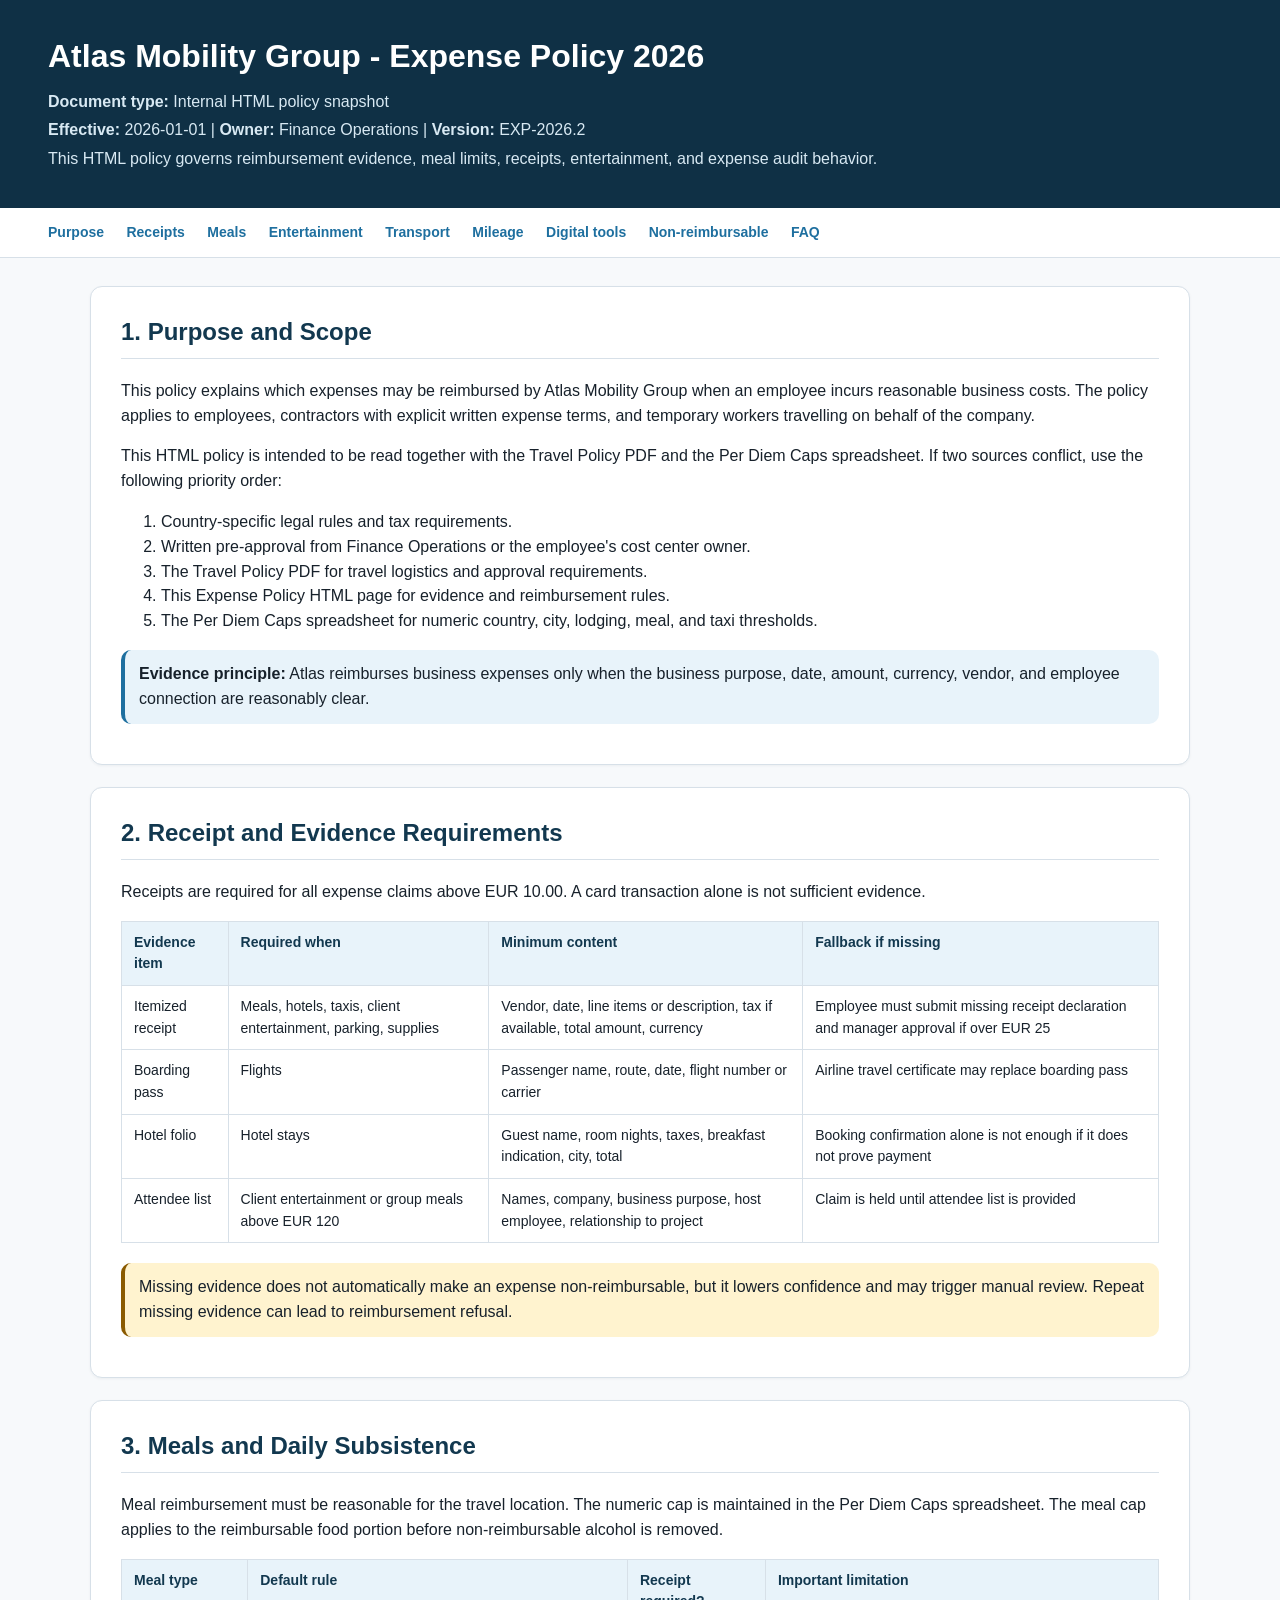
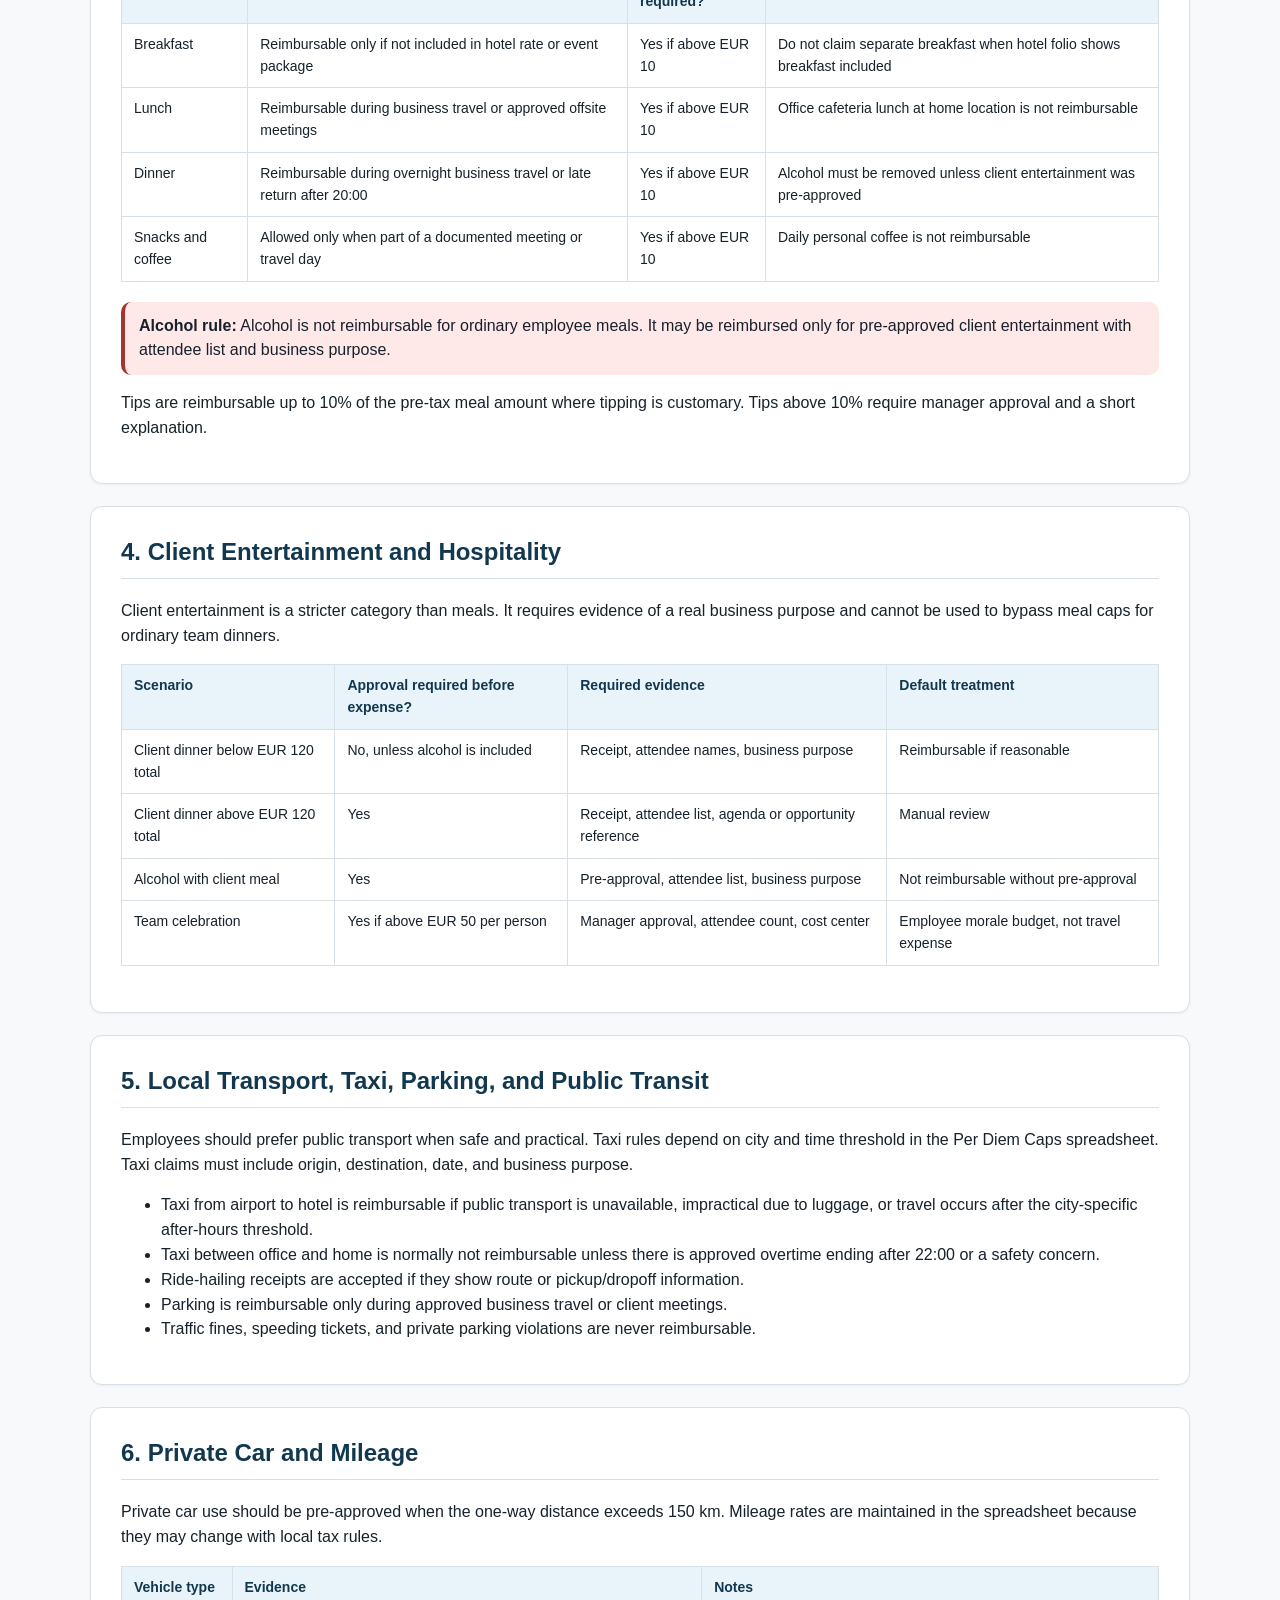
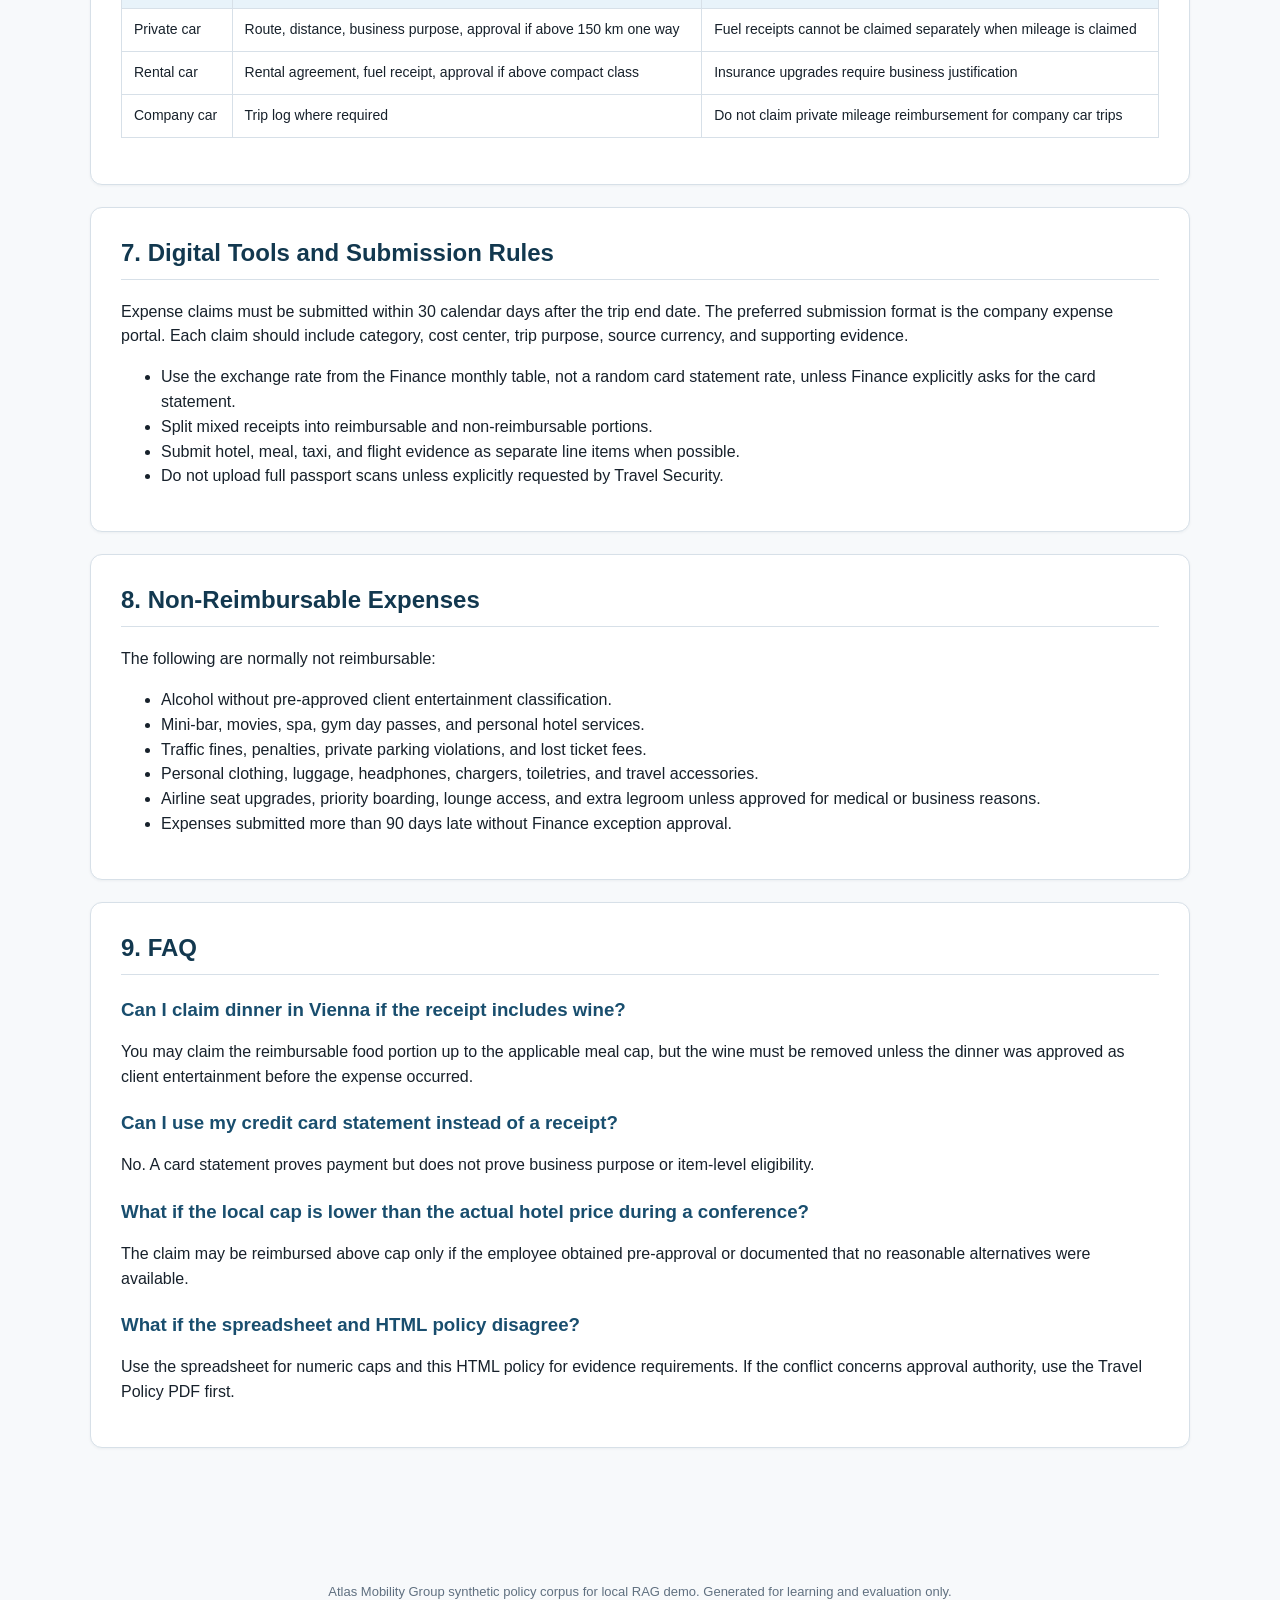
<file: data/raw/expense_policy.html>
<!doctype html>
<html lang="en">
<head>
  <meta charset="utf-8">
  <title>Atlas Mobility Group - Expense Policy 2026</title>
  <meta name="viewport" content="width=device-width, initial-scale=1">
  <style>
    :root {
      --bg: #f7f9fb;
      --card: #ffffff;
      --ink: #17212b;
      --muted: #607080;
      --line: #d7e0e8;
      --accent: #1e6f9f;
      --accent-soft: #e8f3fa;
      --warn: #8a5a00;
      --warn-soft: #fff3cf;
      --bad: #a63232;
      --bad-soft: #ffe8e8;
      --good: #236f42;
      --good-soft: #e7f5ec;
    }
    body {
      margin: 0;
      font-family: Arial, Helvetica, sans-serif;
      background: var(--bg);
      color: var(--ink);
      line-height: 1.55;
    }
    header {
      background: #0f3045;
      color: white;
      padding: 32px 48px;
    }
    header h1 { margin: 0 0 8px 0; font-size: 32px; }
    header p { margin: 4px 0; color: #d8e9f3; }
    nav {
      background: white;
      border-bottom: 1px solid var(--line);
      padding: 12px 48px;
      position: sticky;
      top: 0;
      z-index: 10;
    }
    nav a {
      margin-right: 18px;
      color: var(--accent);
      text-decoration: none;
      font-weight: 600;
      font-size: 14px;
    }
    main {
      max-width: 1100px;
      margin: 28px auto;
      padding: 0 24px 60px;
    }
    section {
      background: var(--card);
      border: 1px solid var(--line);
      border-radius: 12px;
      padding: 26px 30px;
      margin-bottom: 22px;
      box-shadow: 0 1px 3px rgba(20, 40, 60, 0.05);
    }
    h2 {
      margin-top: 0;
      color: #12384f;
      border-bottom: 1px solid var(--line);
      padding-bottom: 8px;
    }
    h3 { color: #194e6e; margin-bottom: 4px; }
    table {
      border-collapse: collapse;
      width: 100%;
      margin: 14px 0 20px;
      font-size: 14px;
    }
    th, td {
      border: 1px solid var(--line);
      padding: 10px 12px;
      vertical-align: top;
    }
    th {
      background: var(--accent-soft);
      text-align: left;
      color: #12384f;
    }
    .note, .warning, .deny, .ok {
      padding: 12px 14px;
      border-radius: 10px;
      margin: 14px 0;
    }
    .note { background: var(--accent-soft); border-left: 4px solid var(--accent); }
    .warning { background: var(--warn-soft); border-left: 4px solid var(--warn); }
    .deny { background: var(--bad-soft); border-left: 4px solid var(--bad); }
    .ok { background: var(--good-soft); border-left: 4px solid var(--good); }
    code {
      background: #edf2f7;
      padding: 2px 5px;
      border-radius: 5px;
    }
    footer {
      color: var(--muted);
      font-size: 13px;
      text-align: center;
      padding: 24px;
    }
  </style>
</head>
<body>
<header>
  <h1>Atlas Mobility Group - Expense Policy 2026</h1>
  <p><strong>Document type:</strong> Internal HTML policy snapshot</p>
  <p><strong>Effective:</strong> 2026-01-01 | <strong>Owner:</strong> Finance Operations | <strong>Version:</strong> EXP-2026.2</p>
  <p>This HTML policy governs reimbursement evidence, meal limits, receipts, entertainment, and expense audit behavior.</p>
</header>

<nav>
  <a href="#purpose">Purpose</a>
  <a href="#receipts">Receipts</a>
  <a href="#meals">Meals</a>
  <a href="#entertainment">Entertainment</a>
  <a href="#transport">Transport</a>
  <a href="#mileage">Mileage</a>
  <a href="#digital">Digital tools</a>
  <a href="#nonreimbursable">Non-reimbursable</a>
  <a href="#faq">FAQ</a>
</nav>

<main>
<section id="purpose">
  <h2>1. Purpose and Scope</h2>
  <p>
    This policy explains which expenses may be reimbursed by Atlas Mobility Group when an employee incurs
    reasonable business costs. The policy applies to employees, contractors with explicit written expense terms,
    and temporary workers travelling on behalf of the company.
  </p>
  <p>
    This HTML policy is intended to be read together with the Travel Policy PDF and the Per Diem Caps spreadsheet.
    If two sources conflict, use the following priority order:
  </p>
  <ol>
    <li>Country-specific legal rules and tax requirements.</li>
    <li>Written pre-approval from Finance Operations or the employee's cost center owner.</li>
    <li>The Travel Policy PDF for travel logistics and approval requirements.</li>
    <li>This Expense Policy HTML page for evidence and reimbursement rules.</li>
    <li>The Per Diem Caps spreadsheet for numeric country, city, lodging, meal, and taxi thresholds.</li>
  </ol>
  <div class="note">
    <strong>Evidence principle:</strong> Atlas reimburses business expenses only when the business purpose, date,
    amount, currency, vendor, and employee connection are reasonably clear.
  </div>
</section>

<section id="receipts">
  <h2>2. Receipt and Evidence Requirements</h2>
  <p>Receipts are required for all expense claims above EUR 10.00. A card transaction alone is not sufficient evidence.</p>
  <table>
    <thead>
      <tr>
        <th>Evidence item</th>
        <th>Required when</th>
        <th>Minimum content</th>
        <th>Fallback if missing</th>
      </tr>
    </thead>
    <tbody>
      <tr>
        <td>Itemized receipt</td>
        <td>Meals, hotels, taxis, client entertainment, parking, supplies</td>
        <td>Vendor, date, line items or description, tax if available, total amount, currency</td>
        <td>Employee must submit missing receipt declaration and manager approval if over EUR 25</td>
      </tr>
      <tr>
        <td>Boarding pass</td>
        <td>Flights</td>
        <td>Passenger name, route, date, flight number or carrier</td>
        <td>Airline travel certificate may replace boarding pass</td>
      </tr>
      <tr>
        <td>Hotel folio</td>
        <td>Hotel stays</td>
        <td>Guest name, room nights, taxes, breakfast indication, city, total</td>
        <td>Booking confirmation alone is not enough if it does not prove payment</td>
      </tr>
      <tr>
        <td>Attendee list</td>
        <td>Client entertainment or group meals above EUR 120</td>
        <td>Names, company, business purpose, host employee, relationship to project</td>
        <td>Claim is held until attendee list is provided</td>
      </tr>
    </tbody>
  </table>
  <div class="warning">
    Missing evidence does not automatically make an expense non-reimbursable, but it lowers confidence and may trigger
    manual review. Repeat missing evidence can lead to reimbursement refusal.
  </div>
</section>

<section id="meals">
  <h2>3. Meals and Daily Subsistence</h2>
  <p>
    Meal reimbursement must be reasonable for the travel location. The numeric cap is maintained in the Per Diem Caps
    spreadsheet. The meal cap applies to the reimbursable food portion before non-reimbursable alcohol is removed.
  </p>
  <table>
    <thead>
      <tr>
        <th>Meal type</th>
        <th>Default rule</th>
        <th>Receipt required?</th>
        <th>Important limitation</th>
      </tr>
    </thead>
    <tbody>
      <tr>
        <td>Breakfast</td>
        <td>Reimbursable only if not included in hotel rate or event package</td>
        <td>Yes if above EUR 10</td>
        <td>Do not claim separate breakfast when hotel folio shows breakfast included</td>
      </tr>
      <tr>
        <td>Lunch</td>
        <td>Reimbursable during business travel or approved offsite meetings</td>
        <td>Yes if above EUR 10</td>
        <td>Office cafeteria lunch at home location is not reimbursable</td>
      </tr>
      <tr>
        <td>Dinner</td>
        <td>Reimbursable during overnight business travel or late return after 20:00</td>
        <td>Yes if above EUR 10</td>
        <td>Alcohol must be removed unless client entertainment was pre-approved</td>
      </tr>
      <tr>
        <td>Snacks and coffee</td>
        <td>Allowed only when part of a documented meeting or travel day</td>
        <td>Yes if above EUR 10</td>
        <td>Daily personal coffee is not reimbursable</td>
      </tr>
    </tbody>
  </table>
  <div class="deny">
    <strong>Alcohol rule:</strong> Alcohol is not reimbursable for ordinary employee meals. It may be reimbursed only for
    pre-approved client entertainment with attendee list and business purpose.
  </div>
  <p>
    Tips are reimbursable up to 10% of the pre-tax meal amount where tipping is customary. Tips above 10% require manager
    approval and a short explanation.
  </p>
</section>

<section id="entertainment">
  <h2>4. Client Entertainment and Hospitality</h2>
  <p>
    Client entertainment is a stricter category than meals. It requires evidence of a real business purpose and cannot be
    used to bypass meal caps for ordinary team dinners.
  </p>
  <table>
    <thead>
      <tr>
        <th>Scenario</th>
        <th>Approval required before expense?</th>
        <th>Required evidence</th>
        <th>Default treatment</th>
      </tr>
    </thead>
    <tbody>
      <tr>
        <td>Client dinner below EUR 120 total</td>
        <td>No, unless alcohol is included</td>
        <td>Receipt, attendee names, business purpose</td>
        <td>Reimbursable if reasonable</td>
      </tr>
      <tr>
        <td>Client dinner above EUR 120 total</td>
        <td>Yes</td>
        <td>Receipt, attendee list, agenda or opportunity reference</td>
        <td>Manual review</td>
      </tr>
      <tr>
        <td>Alcohol with client meal</td>
        <td>Yes</td>
        <td>Pre-approval, attendee list, business purpose</td>
        <td>Not reimbursable without pre-approval</td>
      </tr>
      <tr>
        <td>Team celebration</td>
        <td>Yes if above EUR 50 per person</td>
        <td>Manager approval, attendee count, cost center</td>
        <td>Employee morale budget, not travel expense</td>
      </tr>
    </tbody>
  </table>
</section>

<section id="transport">
  <h2>5. Local Transport, Taxi, Parking, and Public Transit</h2>
  <p>
    Employees should prefer public transport when safe and practical. Taxi rules depend on city and time threshold in the
    Per Diem Caps spreadsheet. Taxi claims must include origin, destination, date, and business purpose.
  </p>
  <ul>
    <li>Taxi from airport to hotel is reimbursable if public transport is unavailable, impractical due to luggage, or travel occurs after the city-specific after-hours threshold.</li>
    <li>Taxi between office and home is normally not reimbursable unless there is approved overtime ending after 22:00 or a safety concern.</li>
    <li>Ride-hailing receipts are accepted if they show route or pickup/dropoff information.</li>
    <li>Parking is reimbursable only during approved business travel or client meetings.</li>
    <li>Traffic fines, speeding tickets, and private parking violations are never reimbursable.</li>
  </ul>
</section>

<section id="mileage">
  <h2>6. Private Car and Mileage</h2>
  <p>
    Private car use should be pre-approved when the one-way distance exceeds 150 km. Mileage rates are maintained in the
    spreadsheet because they may change with local tax rules.
  </p>
  <table>
    <thead>
      <tr>
        <th>Vehicle type</th>
        <th>Evidence</th>
        <th>Notes</th>
      </tr>
    </thead>
    <tbody>
      <tr>
        <td>Private car</td>
        <td>Route, distance, business purpose, approval if above 150 km one way</td>
        <td>Fuel receipts cannot be claimed separately when mileage is claimed</td>
      </tr>
      <tr>
        <td>Rental car</td>
        <td>Rental agreement, fuel receipt, approval if above compact class</td>
        <td>Insurance upgrades require business justification</td>
      </tr>
      <tr>
        <td>Company car</td>
        <td>Trip log where required</td>
        <td>Do not claim private mileage reimbursement for company car trips</td>
      </tr>
    </tbody>
  </table>
</section>

<section id="digital">
  <h2>7. Digital Tools and Submission Rules</h2>
  <p>
    Expense claims must be submitted within 30 calendar days after the trip end date. The preferred submission format is
    the company expense portal. Each claim should include category, cost center, trip purpose, source currency, and
    supporting evidence.
  </p>
  <ul>
    <li>Use the exchange rate from the Finance monthly table, not a random card statement rate, unless Finance explicitly asks for the card statement.</li>
    <li>Split mixed receipts into reimbursable and non-reimbursable portions.</li>
    <li>Submit hotel, meal, taxi, and flight evidence as separate line items when possible.</li>
    <li>Do not upload full passport scans unless explicitly requested by Travel Security.</li>
  </ul>
</section>

<section id="nonreimbursable">
  <h2>8. Non-Reimbursable Expenses</h2>
  <p>The following are normally not reimbursable:</p>
  <ul>
    <li>Alcohol without pre-approved client entertainment classification.</li>
    <li>Mini-bar, movies, spa, gym day passes, and personal hotel services.</li>
    <li>Traffic fines, penalties, private parking violations, and lost ticket fees.</li>
    <li>Personal clothing, luggage, headphones, chargers, toiletries, and travel accessories.</li>
    <li>Airline seat upgrades, priority boarding, lounge access, and extra legroom unless approved for medical or business reasons.</li>
    <li>Expenses submitted more than 90 days late without Finance exception approval.</li>
  </ul>
</section>

<section id="faq">
  <h2>9. FAQ</h2>
  <h3>Can I claim dinner in Vienna if the receipt includes wine?</h3>
  <p>
    You may claim the reimbursable food portion up to the applicable meal cap, but the wine must be removed unless the
    dinner was approved as client entertainment before the expense occurred.
  </p>
  <h3>Can I use my credit card statement instead of a receipt?</h3>
  <p>
    No. A card statement proves payment but does not prove business purpose or item-level eligibility.
  </p>
  <h3>What if the local cap is lower than the actual hotel price during a conference?</h3>
  <p>
    The claim may be reimbursed above cap only if the employee obtained pre-approval or documented that no reasonable
    alternatives were available.
  </p>
  <h3>What if the spreadsheet and HTML policy disagree?</h3>
  <p>
    Use the spreadsheet for numeric caps and this HTML policy for evidence requirements. If the conflict concerns approval
    authority, use the Travel Policy PDF first.
  </p>
</section>
</main>

<footer>
  Atlas Mobility Group synthetic policy corpus for local RAG demo. Generated for learning and evaluation only.
</footer>
</body>
</html>
</file>
